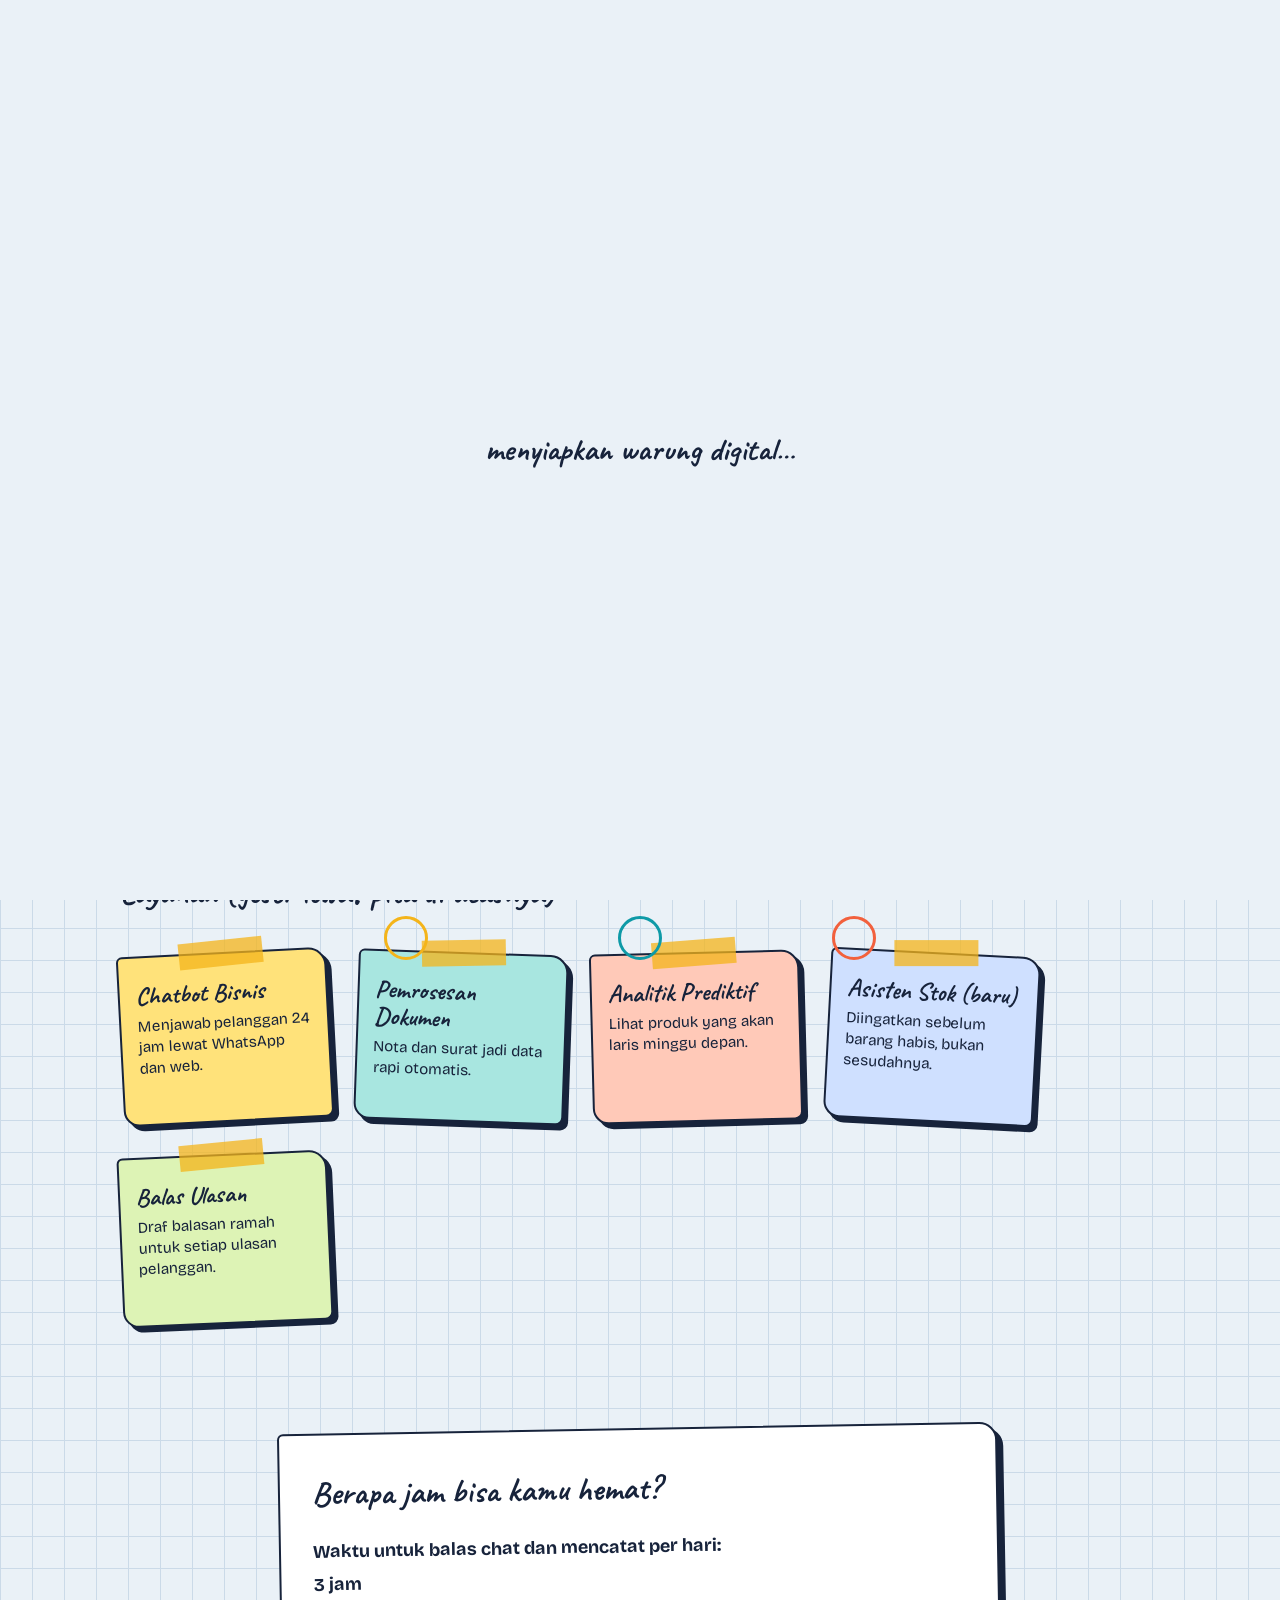
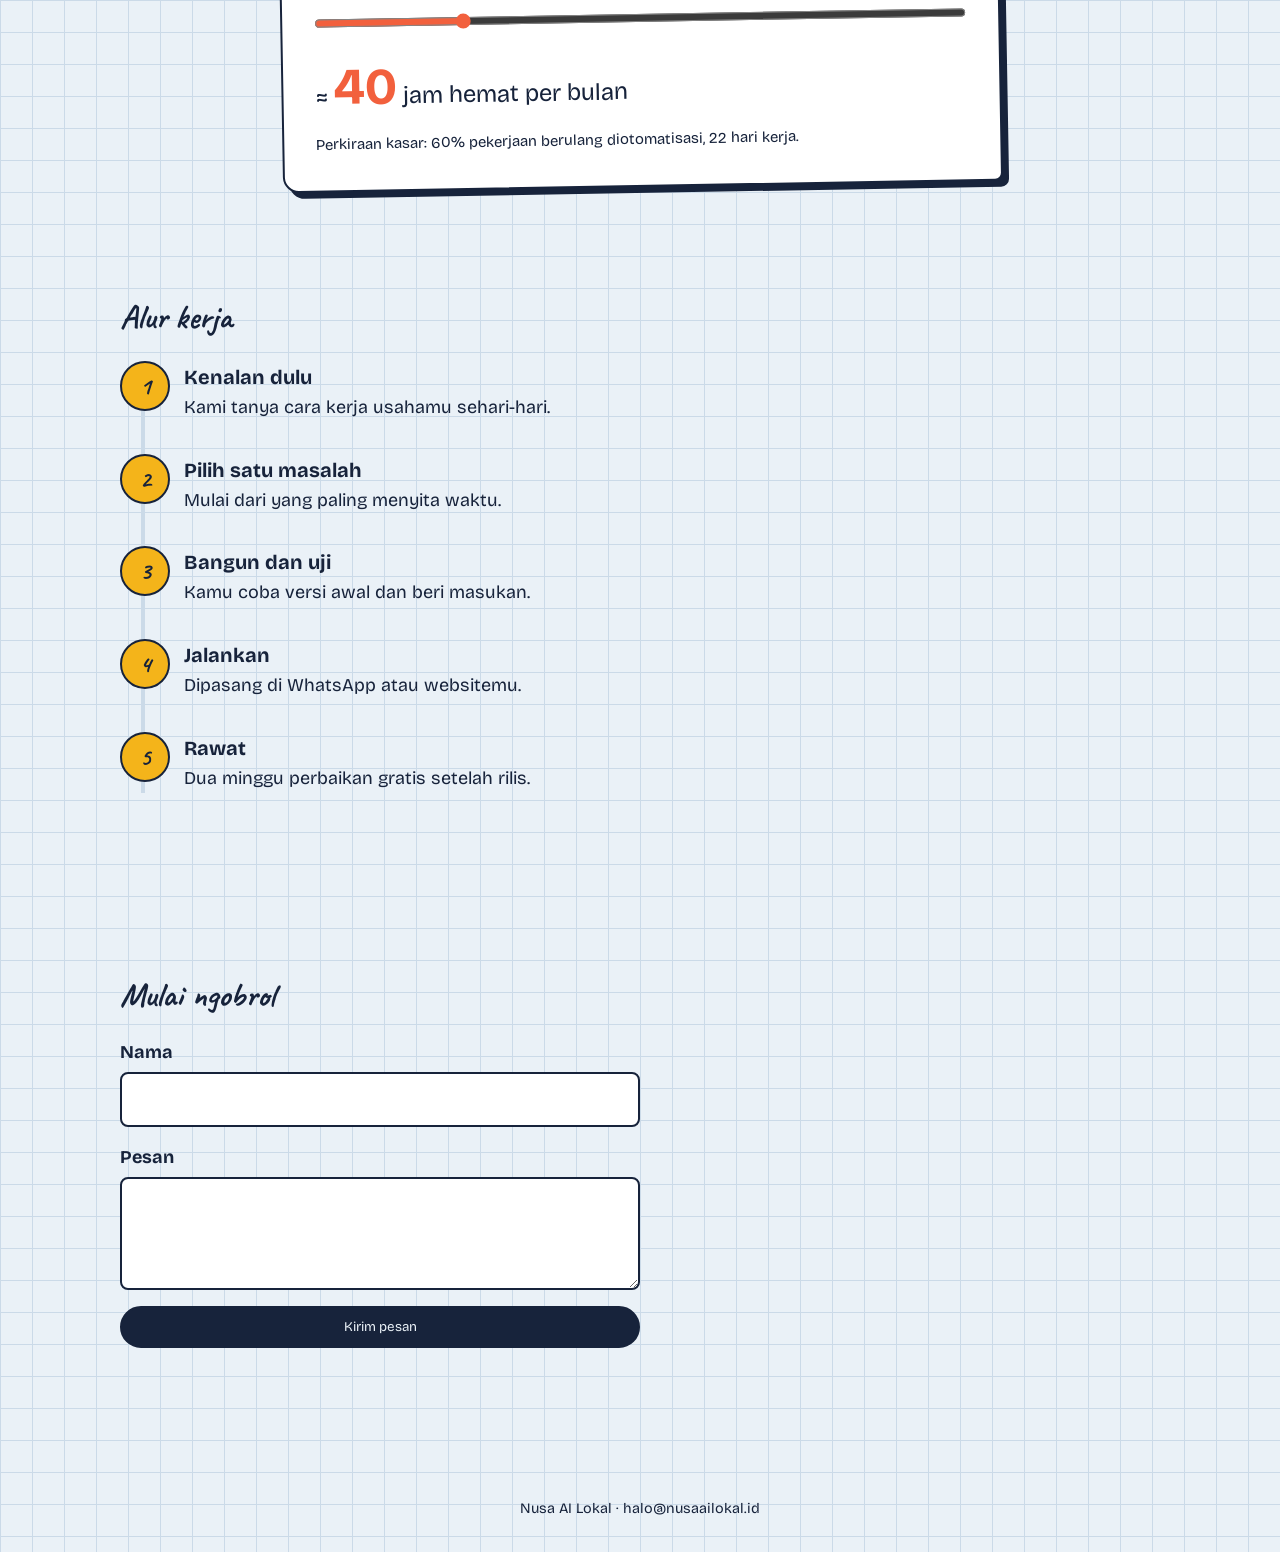
<file: docs/index.html>
<!doctype html>
<html lang="id">
<head>
  <meta charset="UTF-8">
  <meta name="viewport" content="width=device-width, initial-scale=1">
  <title>Nusa AI Lokal</title>
  <link rel="preconnect" href="https://fonts.googleapis.com">
  <link href="https://fonts.googleapis.com/css2?family=Bricolage+Grotesque:wght@400;700;800&family=Caveat:wght@600;700&display=swap" rel="stylesheet">
  <link rel="stylesheet" href="styles.css">
  <noscript><style>#loader{display:none}</style></noscript>
</head>
<body>
  <!-- loader gelembung -->
  <div id="loader"><span></span><span></span><span></span><p class="hand">menyiapkan warung digital…</p></div>

  <header class="bar">
    <a class="logo hand" href="index.html">Nusa AI Lokal</a>
    <nav><a href="#layanan">Layanan</a><a href="#kalkulator">Hemat waktu</a><a href="#alur">Alur kerja</a><a href="#kontak">Kontak</a></nav>
    <a class="btn" href="login.html">Masuk</a>
    <a class="btn ghost" href="rubik.html">🎮 Mainkan Rubik</a>
    <button id="theme" aria-label="Ganti tema terang atau gelap">◐</button>
  </header>

  <main>
    <!-- hero: sapaan + demo chatbot yang bisa dicoba -->
    <section class="hero">
      <div>
        <h1>AI untuk usaha kecil, sesederhana <span class="hand">buku catatan warung.</span></h1>
        <p>Balas pelanggan, rapikan nota, dan baca tren penjualan tanpa server rumit. Coba asisten di samping, lalu seret catatan layanan kami.</p>
        <p class="row"><a class="btn" href="#kalkulator">Hitung waktu yang hemat</a><a class="btn ghost" href="#kontak">Tanya kami</a></p>
      </div>
      <div class="chat"><i class="tape"></i>
        <h2 class="hand">Asisten Warung Bu Sri</h2>
        <div id="log" aria-live="polite"></div>
        <div id="chips"><button>Jam buka?</button><button>Bisa antar?</button><button>Ada promo?</button><button>Cara bayar?</button></div>
      </div>
    </section>

    <!-- layanan: catatan tempel yang bisa digeser -->
    <section id="layanan">
      <h2 class="hand">Layanan (geser lewat pita di atasnya)</h2>
      <div class="board">
        <article class="note" style="--r:-3deg;--c:#FFE27A"><i class="tape"></i><h3 class="hand">Chatbot Bisnis</h3><p>Menjawab pelanggan 24 jam lewat WhatsApp dan web.</p></article>
        <article class="note" style="--r:2deg;--c:#A8E6E0"><i class="tape"></i><h3 class="hand">Pemrosesan Dokumen</h3><p>Nota dan surat jadi data rapi otomatis.</p></article>
        <article class="note" style="--r:-1.5deg;--c:#FFC9B8"><i class="tape"></i><h3 class="hand">Analitik Prediktif</h3><p>Lihat produk yang akan laris minggu depan.</p></article>
        <article class="note" style="--r:3deg;--c:#CFE0FF"><i class="tape"></i><h3 class="hand">Asisten Stok (baru)</h3><p>Diingatkan sebelum barang habis, bukan sesudahnya.</p></article>
        <article class="note" style="--r:-2.5deg;--c:#DDF3B5"><i class="tape"></i><h3 class="hand">Balas Ulasan</h3><p>Draf balasan ramah untuk setiap ulasan pelanggan.</p></article>
      </div>
    </section>

    <!-- kalkulator hemat waktu -->
    <section id="kalkulator" class="calc">
      <h2 class="hand">Berapa jam bisa kamu hemat?</h2>
      <label for="range">Waktu untuk balas chat dan mencatat per hari: <b><output id="jam">3</output> jam</b></label>
      <input id="range" type="range" min="1" max="10" value="3">
      <p class="big">≈ <b id="hasil">0</b> jam hemat per bulan</p>
      <small>Perkiraan kasar: 60% pekerjaan berulang diotomatisasi, 22 hari kerja.</small>
    </section>

    <!-- alur kerja: urutan nyata, jadi memakai nomor -->
    <section id="alur">
      <h2 class="hand">Alur kerja</h2>
      <ol class="flow">
        <li><b>Kenalan dulu</b> Kami tanya cara kerja usahamu sehari-hari.</li>
        <li><b>Pilih satu masalah</b> Mulai dari yang paling menyita waktu.</li>
        <li><b>Bangun dan uji</b> Kamu coba versi awal dan beri masukan.</li>
        <li><b>Jalankan</b> Dipasang di WhatsApp atau websitemu.</li>
        <li><b>Rawat</b> Dua minggu perbaikan gratis setelah rilis.</li>
      </ol>
    </section>

    <!-- kontak (demo, belum terhubung ke server) -->
    <section id="kontak">
      <h2 class="hand">Mulai ngobrol</h2>
      <form id="form" novalidate>
        <label>Nama<input name="nama" autocomplete="name"></label>
        <label>Pesan<textarea name="pesan" rows="3"></textarea></label>
        <button class="btn">Kirim pesan</button>
        <p id="msg" role="status"></p>
      </form>
    </section>
  </main>

  <footer>Nusa AI Lokal · halo@nusaailokal.id</footer>
  <canvas id="fx" aria-hidden="true"></canvas>
  <script src="app.js"></script>
</body>
</html>
</file>
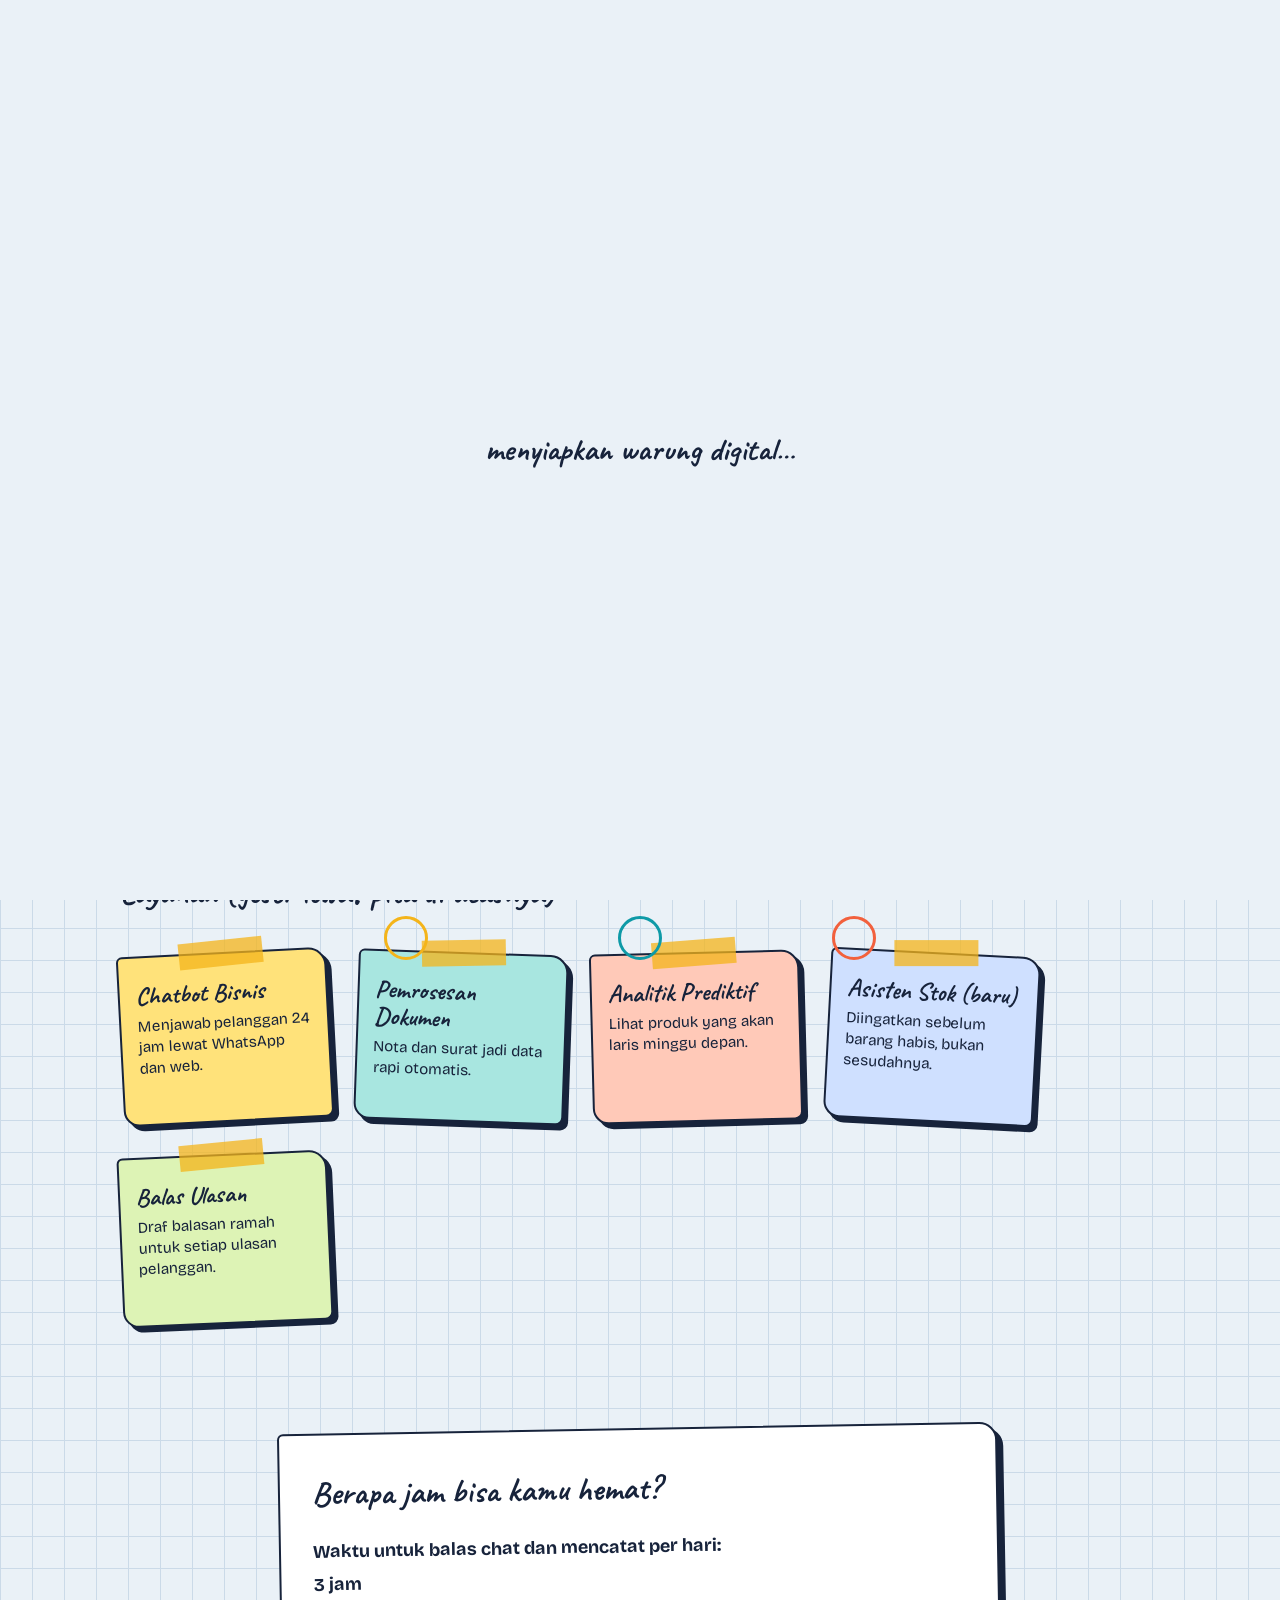
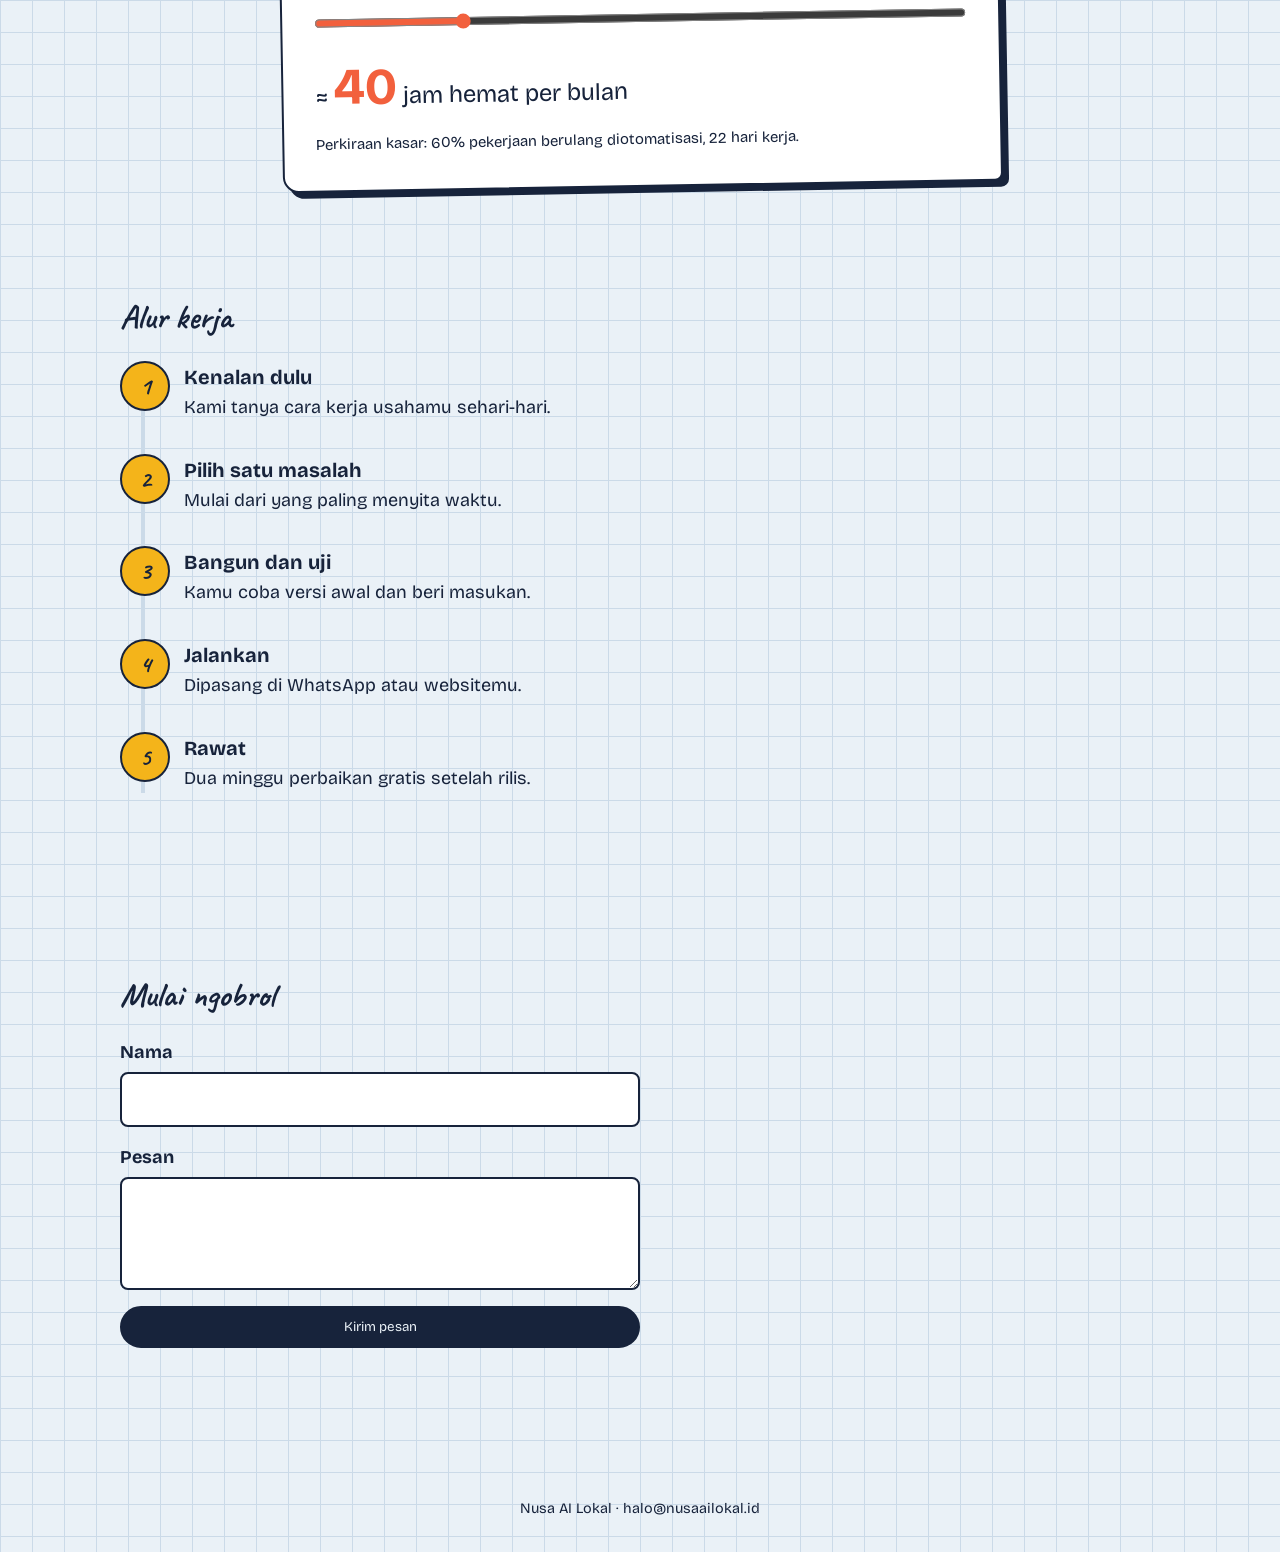
<file: site/index.html>
<!doctype html>
<html lang="id">
<head>
  <meta charset="UTF-8">
  <meta name="viewport" content="width=device-width, initial-scale=1">
  <title>Nusa AI Lokal</title>
  <link rel="preconnect" href="https://fonts.googleapis.com">
  <link href="https://fonts.googleapis.com/css2?family=Bricolage+Grotesque:wght@400;700;800&family=Caveat:wght@600;700&display=swap" rel="stylesheet">
  <link rel="stylesheet" href="styles.css">
  <noscript><style>#loader{display:none}</style></noscript>
</head>
<body>
  <!-- loader gelembung -->
  <div id="loader"><span></span><span></span><span></span><p class="hand">menyiapkan warung digital…</p></div>

  <header class="bar">
    <a class="logo hand" href="index.html">Nusa AI Lokal</a>
    <nav><a href="#layanan">Layanan</a><a href="#kalkulator">Hemat waktu</a><a href="#alur">Alur kerja</a><a href="#kontak">Kontak</a></nav>
    <a class="btn" href="login.html">Masuk</a>
    <button id="theme" aria-label="Ganti tema terang atau gelap">◐</button>
  </header>

  <main>
    <!-- hero: sapaan + demo chatbot yang bisa dicoba -->
    <section class="hero">
      <div>
        <h1>AI untuk usaha kecil, sesederhana <span class="hand">buku catatan warung.</span></h1>
        <p>Balas pelanggan, rapikan nota, dan baca tren penjualan tanpa server rumit. Coba asisten di samping, lalu seret catatan layanan kami.</p>
        <p class="row"><a class="btn" href="#kalkulator">Hitung waktu yang hemat</a><a class="btn ghost" href="#kontak">Tanya kami</a></p>
      </div>
      <div class="chat"><i class="tape"></i>
        <h2 class="hand">Asisten Warung Bu Sri</h2>
        <div id="log" aria-live="polite"></div>
        <div id="chips"><button>Jam buka?</button><button>Bisa antar?</button><button>Ada promo?</button><button>Cara bayar?</button></div>
      </div>
    </section>

    <!-- layanan: catatan tempel yang bisa digeser -->
    <section id="layanan">
      <h2 class="hand">Layanan (geser lewat pita di atasnya)</h2>
      <div class="board">
        <article class="note" style="--r:-3deg;--c:#FFE27A"><i class="tape"></i><h3 class="hand">Chatbot Bisnis</h3><p>Menjawab pelanggan 24 jam lewat WhatsApp dan web.</p></article>
        <article class="note" style="--r:2deg;--c:#A8E6E0"><i class="tape"></i><h3 class="hand">Pemrosesan Dokumen</h3><p>Nota dan surat jadi data rapi otomatis.</p></article>
        <article class="note" style="--r:-1.5deg;--c:#FFC9B8"><i class="tape"></i><h3 class="hand">Analitik Prediktif</h3><p>Lihat produk yang akan laris minggu depan.</p></article>
        <article class="note" style="--r:3deg;--c:#CFE0FF"><i class="tape"></i><h3 class="hand">Asisten Stok (baru)</h3><p>Diingatkan sebelum barang habis, bukan sesudahnya.</p></article>
        <article class="note" style="--r:-2.5deg;--c:#DDF3B5"><i class="tape"></i><h3 class="hand">Balas Ulasan</h3><p>Draf balasan ramah untuk setiap ulasan pelanggan.</p></article>
      </div>
    </section>

    <!-- kalkulator hemat waktu -->
    <section id="kalkulator" class="calc">
      <h2 class="hand">Berapa jam bisa kamu hemat?</h2>
      <label for="range">Waktu untuk balas chat dan mencatat per hari: <b><output id="jam">3</output> jam</b></label>
      <input id="range" type="range" min="1" max="10" value="3">
      <p class="big">≈ <b id="hasil">0</b> jam hemat per bulan</p>
      <small>Perkiraan kasar: 60% pekerjaan berulang diotomatisasi, 22 hari kerja.</small>
    </section>

    <!-- alur kerja: urutan nyata, jadi memakai nomor -->
    <section id="alur">
      <h2 class="hand">Alur kerja</h2>
      <ol class="flow">
        <li><b>Kenalan dulu</b> Kami tanya cara kerja usahamu sehari-hari.</li>
        <li><b>Pilih satu masalah</b> Mulai dari yang paling menyita waktu.</li>
        <li><b>Bangun dan uji</b> Kamu coba versi awal dan beri masukan.</li>
        <li><b>Jalankan</b> Dipasang di WhatsApp atau websitemu.</li>
        <li><b>Rawat</b> Dua minggu perbaikan gratis setelah rilis.</li>
      </ol>
    </section>

    <!-- kontak (demo, belum terhubung ke server) -->
    <section id="kontak">
      <h2 class="hand">Mulai ngobrol</h2>
      <form id="form" novalidate>
        <label>Nama<input name="nama" autocomplete="name"></label>
        <label>Pesan<textarea name="pesan" rows="3"></textarea></label>
        <button class="btn">Kirim pesan</button>
        <p id="msg" role="status"></p>
      </form>
    </section>
  </main>

  <footer>Nusa AI Lokal · halo@nusaailokal.id</footer>
  <canvas id="fx" aria-hidden="true"></canvas>
  <script src="app.js"></script>
</body>
</html>
</file>
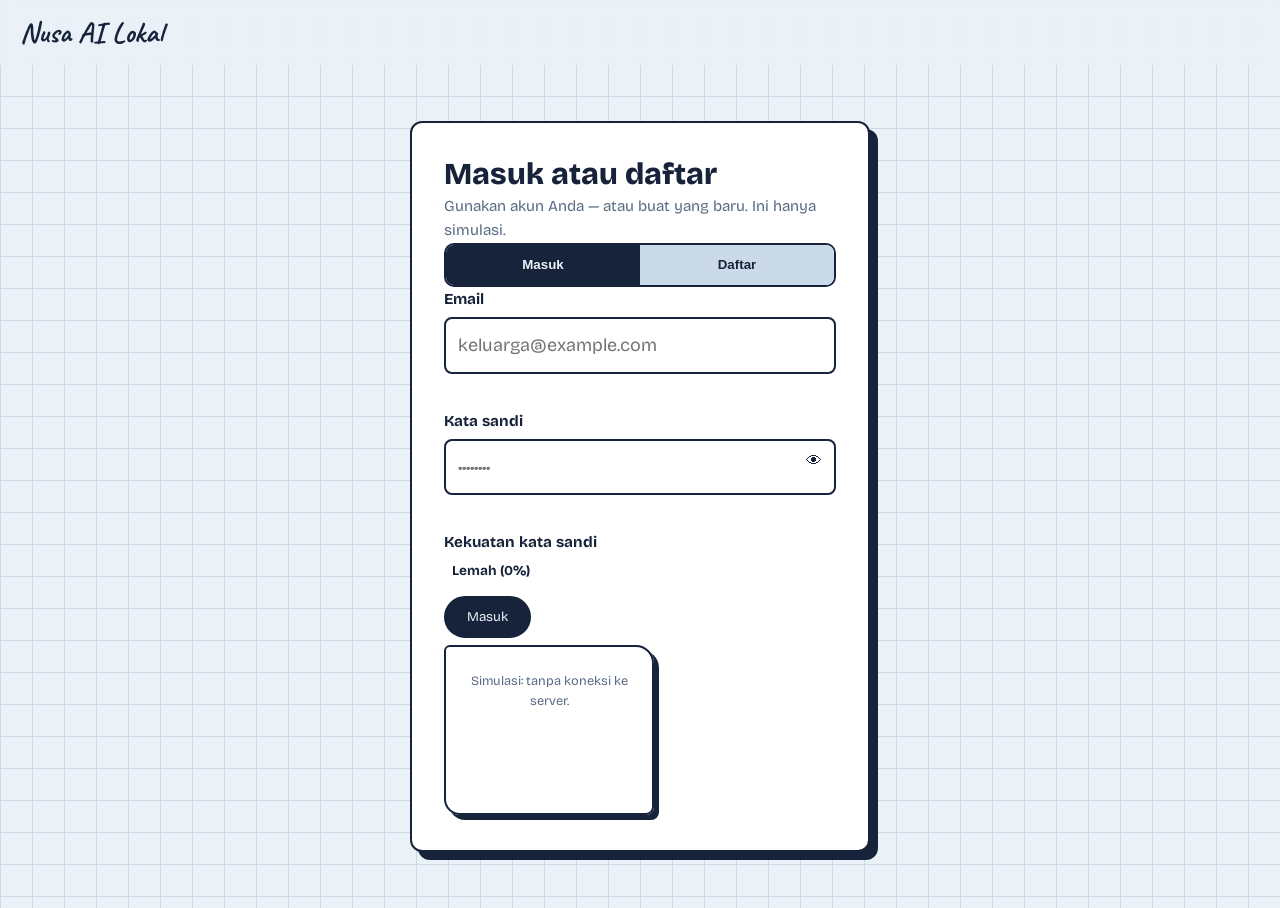
<file: docs/login.html>
<!doctype html>
<html lang="id">
<head>
  <meta charset="UTF-8">
  <meta name="viewport" content="width=device-width, initial-scale=1">
  <title>Masuk · Nusa AI Lokal</title>
  <link rel="preconnect" href="https://fonts.googleapis.com">
  <link href="https://fonts.googleapis.com/css2?family=Bricolage+Grotesque:wght@400;700;800&family=Caveat:wght@600;700&display=swap" rel="stylesheet">
  <link rel="stylesheet" href="styles.css">
  <link rel="stylesheet" href="login.css">
  <noscript><style>#loader{display:none}</style></noscript>
</head>
<body>
  <header class="bar">
    <a class="logo hand" href="index.html">Nusa AI Lokal</a>
  </header>

  <main class="login-wrap">
    <section class="card">
      <h1>Masuk atau daftar</h1>
      <p class="sub">Gunakan akun Anda — atau buat yang baru. Ini hanya simulasi.</p>

      <div class="tabs" role="tablist">
        <button class="tab active" id="tab-login" data-tab="login" role="tab" aria-selected="true">Masuk</button>
        <button class="tab" id="tab-register" data-tab="register" role="tab" aria-selected="false">Daftar</button>
      </div>

      <form id="login-form" class="form active" novalidate>
        <div class="field">
          <label for="email">Email</label>
          <input id="email" name="email" type="email" autocomplete="email" placeholder="keluarga@example.com">
          <p class="error" id="email-error"></p>
        </div>

        <div class="field">
          <label for="password">Kata sandi</label>
          <div class="pass-wrap">
            <input id="password" name="password" type="password" autocomplete="current-password" placeholder="••••••••">
            <button type="button" id="toggle-pass" class="eye" aria-label="Lihat kata sandi">👁</button>
          </div>
          <p class="error" id="password-error"></p>
        </div>

        <div class="field">
          <label>Kekuatan kata sandi</label>
          <div class="meter">
            <div class="meter-bar" id="strength-bar"></div>
            <span class="strength-text" id="strength-text"></span>
          </div>
        </div>

        <button type="submit" class="btn" id="submit-btn">Masuk</button>
        <p class="note">Simulasi: tanpa koneksi ke server.</p>

        <p class="msg" id="form-msg" role="status"></p>
      </form>

      <form id="register-form" class="form" novalidate>
        <div class="field">
          <label for="name">Nama</label>
          <input id="name" name="name" type="text" autocomplete="name" placeholder="Budi Santoso">
          <p class="error" id="name-error"></p>
        </div>

        <div class="field">
          <label for="email-reg">Email</label>
          <input id="email-reg" name="email" type="email" autocomplete="email" placeholder="keluarga@example.com">
          <p class="error" id="email-reg-error"></p>
        </div>

        <div class="field">
          <label for="password-reg">Kata sandi</label>
          <div class="pass-wrap">
            <input id="password-reg" name="password" type="password" autocomplete="new-password" placeholder="••••••••">
            <button type="button" id="toggle-pass-reg" class="eye" aria-label="Lihat kata sandi">👁</button>
          </div>
          <p class="error" id="password-reg-error"></p>
        </div>

        <div class="field">
          <label>Kekuatan kata sandi</label>
          <div class="meter">
            <div class="meter-bar" id="strength-bar-reg"></div>
            <span class="strength-text" id="strength-text-reg"></span>
          </div>
        </div>

        <button type="submit" class="btn" id="register-btn">Daftar</button>
        <p class="note">Simulasi: tanpa koneksi ke server.</p>

        <p class="msg" id="register-msg" role="status"></p>
      </form>
    </section>
  </main>

  <canvas id="fx" aria-hidden="true"></canvas>
  <script src="login.js"></script>
</body>
</html>
</file>
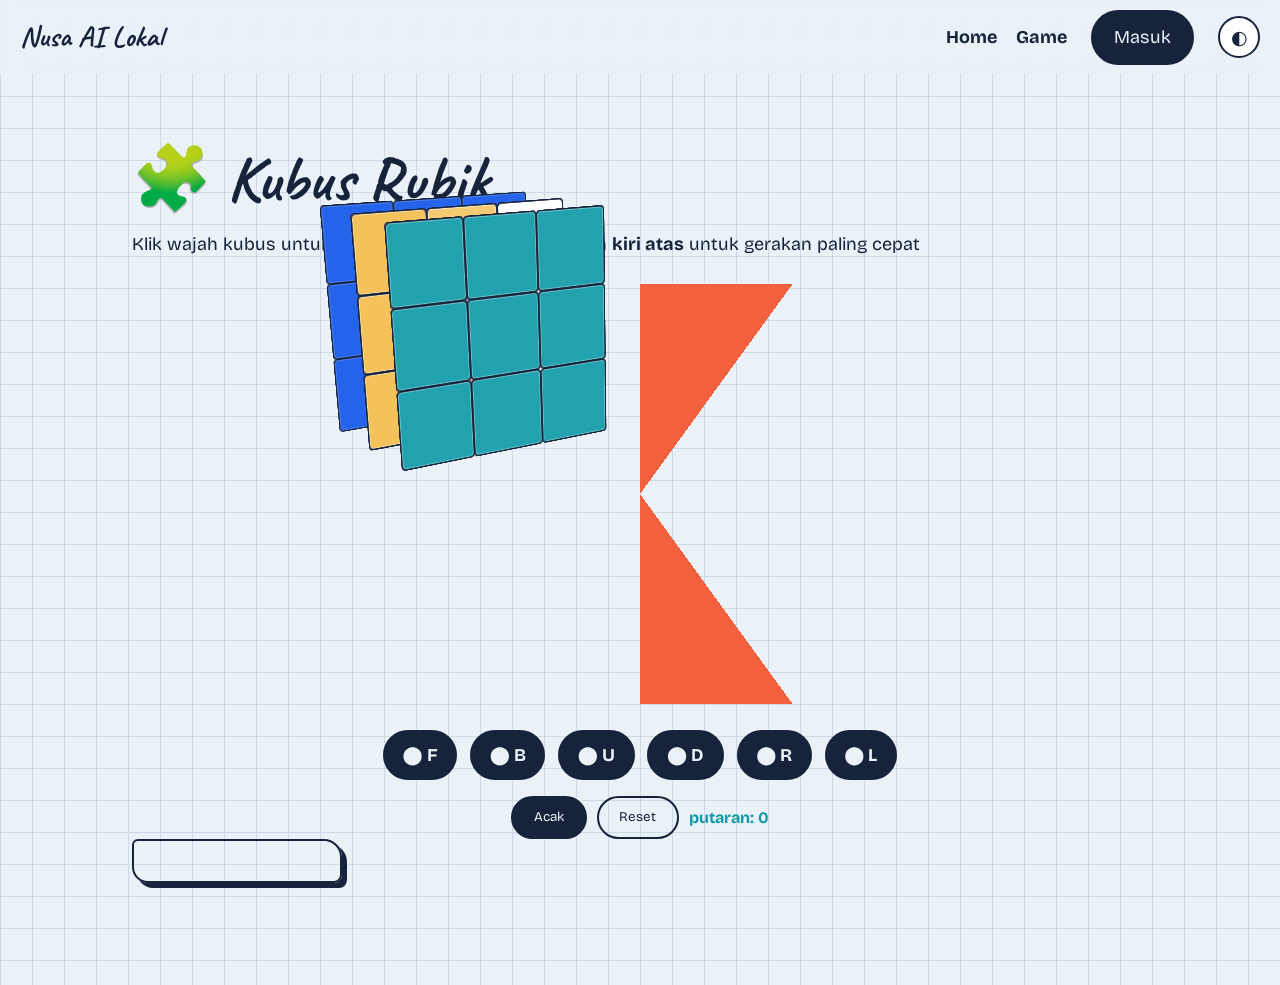
<file: docs/rubik.html>
<!doctype html>
<html lang="id">
<head>
  <meta charset="UTF-8">
  <meta name="viewport" content="width=device-width, initial-scale=1">
  <title>Rubik's Cube · Nusa AI Lokal</title>
  <link rel="preconnect" href="https://fonts.googleapis.com">
  <link href="https://fonts.googleapis.com/css2?family=Bricolage+Grotesque:wght@400;700;800&family=Caveat:wght@600;700&display=swap" rel="stylesheet">
  <link rel="stylesheet" href="styles.css">
  <link rel="stylesheet" href="rubik.css">
  <noscript><style>#loader{display:none}</style></noscript>
</head>
<body>
  <header class="bar">
    <a class="logo hand" href="index.html">Nusa AI Lokal</a>
    <nav><a href="index.html">Home</a><a href="#game">Game</a></nav>
    <a class="btn" href="login.html">Masuk</a>
    <button id="theme" aria-label="Ganti tema">◐</button>
  </header>

  <main class="game-wrap">
    <section class="card">
      <h1 class="hand">🧩 Kubus Rubik</h1>
      <p class="sub">Klik wajah kubus untuk memutar lapisan &nbsp;ㆍ&nbsp; Klik bagian <strong>kiri atas</strong> untuk gerakan paling cepat</p>

      <div class="cube-wrap" id="scene">
        <div class="cube" id="cube"></div>
        <div class="highlight" id="fx" aria-hidden="true"></div>
      </div>

      <div class="controls">
        <div class="face-row">
          <button class="face-btn" data-face="F">⬤ F</button>
          <button class="face-btn" data-face="B">⬤ B</button>
          <button class="face-btn" data-face="U">⬤ U</button>
          <button class="face-btn" data-face="D">⬤ D</button>
          <button class="face-btn" data-face="R">⬤ R</button>
          <button class="face-btn" data-face="L">⬤ L</button>
        </div>
        <div class="controls-row">
          <button class="btn" id="btn-scramble">Acak</button>
          <button class="btn ghost" id="btn-reset">Reset</button>
          <span class="counter">putaran: <b id="count">0</b></span>
        </div>
        <p class="note" id="msg"></p>
      </div>
    </section>
  </main>

  <canvas id="fx" aria-hidden="true"></canvas>
  <script src="rubik.js"></script>
</body>
</html>
</file>
<file: docs/styles.css>
:root{--paper:#EAF1F7;--line:#CBDAE8;--ink:#17233B;--card:#fff;--teal:#0E9AA7;--sun:#F4B41A;--coral:#F2603D} /* palet terang */
[data-theme=gelap]{--paper:#0F1828;--line:#1A2A42;--ink:#E8EEF7;--card:#18243A} /* palet gelap */
*{box-sizing:border-box;margin:0} /* reset dasar */
html{scroll-behavior:smooth} /* scroll halus ke bagian */
body{font:400 18px/1.6 'Bricolage Grotesque',system-ui,sans-serif;color:var(--ink);background:var(--paper);background-image:linear-gradient(var(--line) 1px,transparent 1px),linear-gradient(90deg,var(--line) 1px,transparent 1px);background-size:32px 32px;overflow-x:hidden;transition:background-color .4s} /* kertas kotak-kotak */
.hand{font-family:Caveat,cursive;font-weight:700} /* font tulisan tangan */
h1{font-size:clamp(2.2rem,5.5vw,4rem);line-height:1.08;font-weight:800;margin-bottom:1rem} /* judul besar */
h1 .hand{color:var(--teal);font-size:1.15em} /* frasa tulisan tangan di judul */
h2{font-size:2.1rem;margin-bottom:1rem} /* judul bagian */
section{max-width:1080px;margin:0 auto;padding:4.5rem 1.25rem} /* jarak antarbagian */
a{color:inherit} /* tautan ikut warna teks */
:focus-visible{outline:3px solid var(--coral);outline-offset:3px} /* fokus keyboard terlihat */
.bar{position:sticky;top:0;z-index:5;display:flex;align-items:center;gap:1.5rem;padding:.6rem 1.25rem;background:color-mix(in srgb,var(--paper) 88%,transparent);backdrop-filter:blur(8px)} /* navbar menempel */
.logo{font-size:1.8rem;text-decoration:none;margin-right:auto} /* nama bisnis */
nav{display:flex;gap:1.2rem} nav a{text-decoration:none;font-weight:700} /* menu */
#theme{width:42px;height:42px;border-radius:50%;border:2px solid var(--ink);background:var(--card);color:var(--ink);font-size:1.2rem;cursor:pointer;transition:rotate .4s} /* tombol tema */
#theme:hover{rotate:180deg} /* putar saat disorot */
.btn{display:inline-block;padding:.7rem 1.3rem;border:2px solid var(--ink);border-radius:999px;background:var(--ink);color:var(--paper);font:700 1rem inherit;font-family:inherit;text-decoration:none;cursor:pointer;transition:transform .15s,box-shadow .15s} /* tombol utama */
.btn:hover{transform:translate(-2px,-2px);box-shadow:4px 4px 0 var(--coral)} /* bayangan menyala saat disorot */
.btn:active{transform:translate(1px,1px);box-shadow:none} /* efek tertekan */
.ghost{background:transparent;color:var(--ink)} /* tombol sekunder */
.row{display:flex;gap:.8rem;flex-wrap:wrap;margin-top:1.4rem} /* baris tombol */
.hero{display:grid;grid-template-columns:1.1fr .9fr;gap:3rem;align-items:center;min-height:80vh} /* hero dua kolom */
.chat,.note,.calc{position:relative;background:var(--card);border:2px solid var(--ink);border-radius:6px 18px 8px 16px;box-shadow:6px 6px 0 var(--ink)} /* gaya kertas tebal */
.chat{padding:1.6rem 1.2rem 1.2rem;rotate:1.5deg} /* kartu chat miring */
.tape{position:absolute;top:-14px;left:50%;width:84px;height:26px;translate:-50% 0;background:color-mix(in srgb,var(--sun) 75%,transparent);cursor:grab;touch-action:none;rotate:-3deg} /* pita perekat (juga pegangan geser) */
#log{height:210px;overflow:auto;display:flex;flex-direction:column;gap:.5rem;padding:.4rem 0} /* area percakapan */
#log p{max-width:85%;padding:.45rem .8rem;border-radius:14px;font-size:.95rem;line-height:1.4;animation:pop .25s} /* gelembung pesan */
#log .bot{background:color-mix(in srgb,var(--teal) 18%,var(--card));border-bottom-left-radius:3px} /* pesan bot */
#log .me{align-self:flex-end;background:var(--sun);color:#17233B;border-bottom-right-radius:3px} /* pesan pengguna */
#log .dots{letter-spacing:.3em;animation:blink 1s infinite} /* titik mengetik */
#chips{display:flex;flex-wrap:wrap;gap:.4rem;margin-top:.6rem} /* deretan pertanyaan cepat */
#chips button{padding:.3rem .8rem;border:1.5px dashed var(--ink);border-radius:999px;background:none;color:var(--ink);font:inherit;font-size:.9rem;cursor:pointer} /* tombol pertanyaan */
#chips button:hover{background:var(--sun);color:#17233B} /* sorotan pertanyaan */
.board{display:flex;flex-wrap:wrap;gap:2rem 1.6rem;padding-top:1rem} /* papan catatan */
.note{width:210px;min-height:170px;padding:1.5rem 1rem 1rem;background:var(--c);color:#17233B;border-color:#17233B;box-shadow:5px 5px 0 #17233B;rotate:var(--r);transition:box-shadow .2s} /* catatan tempel */
.note h3{font-size:1.55rem;line-height:1.1;margin-bottom:.4rem} /* judul catatan */
.note p{font-size:.95rem;line-height:1.4} /* isi catatan */
.note.drag{box-shadow:12px 14px 0 #17233B;rotate:0deg} /* terangkat saat digeser */
.calc{max-width:720px;padding:2rem;margin:2rem auto;rotate:-1deg} /* kartu kalkulator */
.calc section{padding:0} /* cegah padding ganda */
input[type=range]{width:100%;margin:1rem 0;accent-color:var(--coral)} /* slider */
.big{font-size:1.5rem} .big b{font-size:3.2rem;color:var(--coral)} /* angka hasil besar */
.flow{list-style:none;position:relative;padding-left:64px;counter-reset:n;--p:0} /* daftar alur */
.flow::before,.flow::after{content:"";position:absolute;left:21px;top:0;width:4px;height:100%;background:var(--line)} /* jalur abu */
.flow::after{background:var(--coral);transform-origin:top;transform:scaleY(var(--p))} /* jalur terisi saat scroll */
.flow li{position:relative;margin-bottom:2rem;opacity:.3;transform:translateX(-12px);transition:.5s} /* langkah redup dulu */
.flow li.in{opacity:1;transform:none} /* langkah muncul */
.flow li::before{counter-increment:n;content:counter(n);position:absolute;left:-64px;top:0;width:46px;height:46px;display:grid;place-items:center;border:2px solid var(--ink);border-radius:50%;background:var(--sun);color:#17233B;font:700 1.5rem Caveat,cursive} /* nomor langkah */
.flow b{display:block;font-size:1.25rem} /* judul langkah */
form{display:grid;gap:1rem;max-width:520px} /* form kontak */
label{display:grid;gap:.3rem;font-weight:700} /* label field */
input:not([type=range]),textarea{padding:.7rem;border:2px solid var(--ink);border-radius:8px;background:var(--card);color:var(--ink);font:inherit} /* kolom isian */
#msg{min-height:1.6em;font-weight:700;color:var(--teal)} /* pesan hasil */
footer{padding:2rem;text-align:center;font-size:.9rem} /* kaki halaman */
#fx{position:fixed;inset:0;pointer-events:none;z-index:50} /* kanvas konfeti */
#loader{position:fixed;inset:0;z-index:99;display:grid;place-content:center;justify-items:center;gap:1rem;background:var(--paper);transition:opacity .5s .2s,visibility .5s .2s} /* layar loading */
#loader span{position:absolute;bottom:-60px;width:44px;height:44px;border-radius:50%;border:3px solid var(--teal);animation:rise 1.4s ease-in infinite} /* gelembung naik */
#loader span:nth-child(2){left:30%;animation-delay:.3s;border-color:var(--sun)} /* gelembung kedua */
#loader span:nth-child(3){left:65%;animation-delay:.6s;border-color:var(--coral)} /* gelembung ketiga */
#loader p{font-size:2rem} /* teks loading */
#loader.done{opacity:0;visibility:hidden} /* loader menghilang */
@keyframes rise{to{translate:0 -110vh;scale:1.6}} /* gelembung naik dan membesar */
@keyframes pop{from{scale:.8;opacity:0}} /* pesan muncul */
@keyframes blink{50%{opacity:.3}} /* titik berkedip */
@media(max-width:760px){.hero{grid-template-columns:1fr;min-height:0}nav{display:none}.chat{rotate:0deg}} /* tampilan ponsel */
@media(prefers-reduced-motion:reduce){*{animation:none!important;transition:none!important;scroll-behavior:auto!important}} /* hormati pengurangan gerak */
.flow li{z-index:1}
.flow{isolation:isolate}.flow::before,.flow::after{z-index:-1}
</file>
<file: site/styles.css>
:root{--paper:#EAF1F7;--line:#CBDAE8;--ink:#17233B;--card:#fff;--teal:#0E9AA7;--sun:#F4B41A;--coral:#F2603D} /* palet terang */
[data-theme=gelap]{--paper:#0F1828;--line:#1A2A42;--ink:#E8EEF7;--card:#18243A} /* palet gelap */
*{box-sizing:border-box;margin:0} /* reset dasar */
html{scroll-behavior:smooth} /* scroll halus ke bagian */
body{font:400 18px/1.6 'Bricolage Grotesque',system-ui,sans-serif;color:var(--ink);background:var(--paper);background-image:linear-gradient(var(--line) 1px,transparent 1px),linear-gradient(90deg,var(--line) 1px,transparent 1px);background-size:32px 32px;overflow-x:hidden;transition:background-color .4s} /* kertas kotak-kotak */
.hand{font-family:Caveat,cursive;font-weight:700} /* font tulisan tangan */
h1{font-size:clamp(2.2rem,5.5vw,4rem);line-height:1.08;font-weight:800;margin-bottom:1rem} /* judul besar */
h1 .hand{color:var(--teal);font-size:1.15em} /* frasa tulisan tangan di judul */
h2{font-size:2.1rem;margin-bottom:1rem} /* judul bagian */
section{max-width:1080px;margin:0 auto;padding:4.5rem 1.25rem} /* jarak antarbagian */
a{color:inherit} /* tautan ikut warna teks */
:focus-visible{outline:3px solid var(--coral);outline-offset:3px} /* fokus keyboard terlihat */
.bar{position:sticky;top:0;z-index:5;display:flex;align-items:center;gap:1.5rem;padding:.6rem 1.25rem;background:color-mix(in srgb,var(--paper) 88%,transparent);backdrop-filter:blur(8px)} /* navbar menempel */
.logo{font-size:1.8rem;text-decoration:none;margin-right:auto} /* nama bisnis */
nav{display:flex;gap:1.2rem} nav a{text-decoration:none;font-weight:700} /* menu */
#theme{width:42px;height:42px;border-radius:50%;border:2px solid var(--ink);background:var(--card);color:var(--ink);font-size:1.2rem;cursor:pointer;transition:rotate .4s} /* tombol tema */
#theme:hover{rotate:180deg} /* putar saat disorot */
.btn{display:inline-block;padding:.7rem 1.3rem;border:2px solid var(--ink);border-radius:999px;background:var(--ink);color:var(--paper);font:700 1rem inherit;font-family:inherit;text-decoration:none;cursor:pointer;transition:transform .15s,box-shadow .15s} /* tombol utama */
.btn:hover{transform:translate(-2px,-2px);box-shadow:4px 4px 0 var(--coral)} /* bayangan menyala saat disorot */
.btn:active{transform:translate(1px,1px);box-shadow:none} /* efek tertekan */
.ghost{background:transparent;color:var(--ink)} /* tombol sekunder */
.row{display:flex;gap:.8rem;flex-wrap:wrap;margin-top:1.4rem} /* baris tombol */
.hero{display:grid;grid-template-columns:1.1fr .9fr;gap:3rem;align-items:center;min-height:80vh} /* hero dua kolom */
.chat,.note,.calc{position:relative;background:var(--card);border:2px solid var(--ink);border-radius:6px 18px 8px 16px;box-shadow:6px 6px 0 var(--ink)} /* gaya kertas tebal */
.chat{padding:1.6rem 1.2rem 1.2rem;rotate:1.5deg} /* kartu chat miring */
.tape{position:absolute;top:-14px;left:50%;width:84px;height:26px;translate:-50% 0;background:color-mix(in srgb,var(--sun) 75%,transparent);cursor:grab;touch-action:none;rotate:-3deg} /* pita perekat (juga pegangan geser) */
#log{height:210px;overflow:auto;display:flex;flex-direction:column;gap:.5rem;padding:.4rem 0} /* area percakapan */
#log p{max-width:85%;padding:.45rem .8rem;border-radius:14px;font-size:.95rem;line-height:1.4;animation:pop .25s} /* gelembung pesan */
#log .bot{background:color-mix(in srgb,var(--teal) 18%,var(--card));border-bottom-left-radius:3px} /* pesan bot */
#log .me{align-self:flex-end;background:var(--sun);color:#17233B;border-bottom-right-radius:3px} /* pesan pengguna */
#log .dots{letter-spacing:.3em;animation:blink 1s infinite} /* titik mengetik */
#chips{display:flex;flex-wrap:wrap;gap:.4rem;margin-top:.6rem} /* deretan pertanyaan cepat */
#chips button{padding:.3rem .8rem;border:1.5px dashed var(--ink);border-radius:999px;background:none;color:var(--ink);font:inherit;font-size:.9rem;cursor:pointer} /* tombol pertanyaan */
#chips button:hover{background:var(--sun);color:#17233B} /* sorotan pertanyaan */
.board{display:flex;flex-wrap:wrap;gap:2rem 1.6rem;padding-top:1rem} /* papan catatan */
.note{width:210px;min-height:170px;padding:1.5rem 1rem 1rem;background:var(--c);color:#17233B;border-color:#17233B;box-shadow:5px 5px 0 #17233B;rotate:var(--r);transition:box-shadow .2s} /* catatan tempel */
.note h3{font-size:1.55rem;line-height:1.1;margin-bottom:.4rem} /* judul catatan */
.note p{font-size:.95rem;line-height:1.4} /* isi catatan */
.note.drag{box-shadow:12px 14px 0 #17233B;rotate:0deg} /* terangkat saat digeser */
.calc{max-width:720px;padding:2rem;margin:2rem auto;rotate:-1deg} /* kartu kalkulator */
.calc section{padding:0} /* cegah padding ganda */
input[type=range]{width:100%;margin:1rem 0;accent-color:var(--coral)} /* slider */
.big{font-size:1.5rem} .big b{font-size:3.2rem;color:var(--coral)} /* angka hasil besar */
.flow{list-style:none;position:relative;padding-left:64px;counter-reset:n;--p:0} /* daftar alur */
.flow::before,.flow::after{content:"";position:absolute;left:21px;top:0;width:4px;height:100%;background:var(--line)} /* jalur abu */
.flow::after{background:var(--coral);transform-origin:top;transform:scaleY(var(--p))} /* jalur terisi saat scroll */
.flow li{position:relative;margin-bottom:2rem;opacity:.3;transform:translateX(-12px);transition:.5s} /* langkah redup dulu */
.flow li.in{opacity:1;transform:none} /* langkah muncul */
.flow li::before{counter-increment:n;content:counter(n);position:absolute;left:-64px;top:0;width:46px;height:46px;display:grid;place-items:center;border:2px solid var(--ink);border-radius:50%;background:var(--sun);color:#17233B;font:700 1.5rem Caveat,cursive} /* nomor langkah */
.flow b{display:block;font-size:1.25rem} /* judul langkah */
form{display:grid;gap:1rem;max-width:520px} /* form kontak */
label{display:grid;gap:.3rem;font-weight:700} /* label field */
input:not([type=range]),textarea{padding:.7rem;border:2px solid var(--ink);border-radius:8px;background:var(--card);color:var(--ink);font:inherit} /* kolom isian */
#msg{min-height:1.6em;font-weight:700;color:var(--teal)} /* pesan hasil */
footer{padding:2rem;text-align:center;font-size:.9rem} /* kaki halaman */
#fx{position:fixed;inset:0;pointer-events:none;z-index:50} /* kanvas konfeti */
#loader{position:fixed;inset:0;z-index:99;display:grid;place-content:center;justify-items:center;gap:1rem;background:var(--paper);transition:opacity .5s .2s,visibility .5s .2s} /* layar loading */
#loader span{position:absolute;bottom:-60px;width:44px;height:44px;border-radius:50%;border:3px solid var(--teal);animation:rise 1.4s ease-in infinite} /* gelembung naik */
#loader span:nth-child(2){left:30%;animation-delay:.3s;border-color:var(--sun)} /* gelembung kedua */
#loader span:nth-child(3){left:65%;animation-delay:.6s;border-color:var(--coral)} /* gelembung ketiga */
#loader p{font-size:2rem} /* teks loading */
#loader.done{opacity:0;visibility:hidden} /* loader menghilang */
@keyframes rise{to{translate:0 -110vh;scale:1.6}} /* gelembung naik dan membesar */
@keyframes pop{from{scale:.8;opacity:0}} /* pesan muncul */
@keyframes blink{50%{opacity:.3}} /* titik berkedip */
@media(max-width:760px){.hero{grid-template-columns:1fr;min-height:0}nav{display:none}.chat{rotate:0deg}} /* tampilan ponsel */
@media(prefers-reduced-motion:reduce){*{animation:none!important;transition:none!important;scroll-behavior:auto!important}} /* hormati pengurangan gerak */
.flow li{z-index:1}
.flow{isolation:isolate}.flow::before,.flow::after{z-index:-1}
</file>
<file: docs/login.css>
/* ---------- halaman login ---------- */
.login-wrap{
  display:flex;
  justify-content:center;
  align-items:center;
  min-height:calc(100vh - 3.6rem);
  padding:.6rem 0;
}
.card{
  width:100%;
  max-width:460px;
  background:var(--card);
  border:2px solid var(--ink);
  border-radius:12px;
  box-shadow:8px 8px 0 var(--ink);
  padding:2.2rem 2rem;
}
.card h1{font-size:1.9rem;margin-bottom:.2rem}
.sub{font-size:.95rem;color:#5a6b85}
.tabs{display:flex;border:2px solid var(--ink);border-radius:10px;overflow:hidden}
.tab{flex:1;padding:.8rem .5rem;text-align:center;font-weight:700;border:none;background:var(--line);cursor:pointer;color:var(--ink);transition:background .2s}
.tab.active{background:var(--ink);color:var(--paper)}
.tab:hover:not(.active){background:#d8dee8}
.form{display:none}
.form.active{display:block;animation:fadeIn .25s}
.field{margin-bottom:.9rem}
.field label{display:block;font-weight:700;margin-bottom:.35rem;font-size:.95rem}
.field input{
  width:100%;
  padding:.75rem;
  border:2px solid var(--ink);
  border-radius:8px;
  background:var(--card);
  color:var(--ink);
  font:inherit;
  box-sizing:border-box;
}
.field input:focus{outline:none;border-color:var(--teal);box-shadow:0 0 0 3px color-mix(in srgb,var(--teal) 30%,transparent)}
.error{color:var(--coral);font-size:.85rem;font-weight:700;min-height:1.2em;margin-top:.25rem}
.pass-wrap{position:relative}
.pass-wrap input{width:100%}
.eye{position:absolute;top:.6rem;right:.5rem;border:none;background:none;cursor:pointer;font-size:1rem;color:var(--ink);padding:.25rem .4rem}
.meter{display:flex;align-items:center;gap:.5rem;font-size:.85rem;font-weight:700;margin-top:.3rem}
.meter-bar{height:8px;border-radius:999px;background:#e2e8f0;width:0%;transition:width .25s}
.meter-weak{color:var(--coral)}.meter-weak .meter-bar{background:var(--coral)}
.meter-pass{color:#1FA86E}.meter-pass .meter-bar{background:#1FA86E}
.meter-mid{color:#B07B1E}.meter-mid .meter-bar{background:#E8A33D}
.hidden{display:none!important}
.msg{animation:pop .3s;transition:transform .2s}
.msg.show{animation:pop .3s}
.note{font-size:.8rem;color:#5a6b85;text-align:center;margin-top:.4rem}
@keyframes fadeIn{from{opacity:0;transform:translateY(6px)}}
@keyframes pop{from{scale:.85;opacity:0}}
@media(max-width:760px){.card{padding:1.5rem}}
</file>
<file: docs/rubik.css>
/* ======================== kubus 3D ======================== */
:root{
  --size: 76px;
  --face: calc(var(--size) / 2);
  --paper:#EAF1F7;
  --ink:#17233B;
  --line:#CBDAE8;
  --teal:#0E9AA7;
  --sun:#F4B41A;
  --coral:#F2603D;
}

.game-wrap{padding:2rem 1rem 4rem}
.game-wrap .card{padding:2.4rem 2rem}
.cube-wrap{
  position:relative;
  width:min(92vw, 420px);
  height:min(92vw, 420px);
  margin:1.6rem auto;
  perspective:1200px;
  transform-style: preserve-3d;
}
.cube{position:relative; width:var(--size); height:var(--size); transform-style:preserve-3d; transform:rotateX(-20deg) rotateY(35deg); transition:transform 1s ease}
.cubie{position:absolute; transform-style:preserve-3d; transform:translate3d(var(--cx), var(--cy), var(--cz))}
.cubie .face{position:absolute; width:var(--size); height:var(--size); border:1.5px solid var(--ink); border-radius:4px; transform-style:preserve-3d}
.cubie .face.front{transform:translateZ(var(--face))}
.cubie .face.back{transform:translateZ(calc(var(--face) * -1))}
.cubie .face.right{transform:rotateY(90deg) translateZ(var(--face))}
.cubie .face.left{transform:rotateY(90deg) translateZ(calc(var(--face) * -1))}
.cubie .face.top{transform:rotateX(90deg) translateZ(var(--face))}
.cubie .face.bottom{transform:rotateX(90deg) translateZ(calc(var(--face) * -1))}

/* --- warna per wajah (sudah sesuai sudut yang terlihat) --- */
.cubie .face.front{background:var(--coral)}
.cubie .face.back{background:var(--sun)}
.cubie .face.right{background:var(--teal)}
.cubie .face.left{background:#2563EB}
.cubie .face.top{background:#fff}
.cubie .face.bottom{background:#F2B83D}

.cubie .face::after{content:""; position:absolute; inset:0; border-radius:4px; box-shadow:inset 0 0 0 1px rgba(255,255,255,.18)}
.cubie .face.bottom::after{content:none}

/* tombol wajah */
.face-row{display:flex; gap:.8rem; justify-content:center; flex-wrap:wrap; margin:1.4rem 0 1rem}
.face-btn{padding:.55rem 1.1rem; border:2px solid var(--ink); border-radius:999px; background:var(--ink); color:var(--paper); font:inherit; font-weight:700; cursor:pointer; transition:transform .12s, box-shadow .12s}
.face-btn:hover{transform:translateY(-2px)}
.face-btn.active{border-color:var(--coral); box-shadow:0 0 0 3px var(--coral)}

/* kontrol */
.controls-row{display:flex; gap:.6rem; align-items:center; justify-content:center; flex-wrap:wrap}
.controls_row{margin-top:.8rem}
.counter{color:var(--teal); font-weight:700; font-size:1rem}
.note{min-height:1.6em; text-align:center; color:var(--ink)}
.hint{color:#5a6b85; font-size:.85rem; text-align:center; margin-top:1rem}
.hint em{font-family:Caveat,cursive; color:var(--coral); font-style:normal}

/* spin / fireworks */
.spin{animation:spin 1.2s ease}
@keyframes spin{to{transform:rotateX(-10deg) rotateY(385deg)}}
.sparkle{animation:sparkle .7s ease}
@keyframes sparkle{50%{opacity:.2; transform:scale(1.15)}}
.highlight{position:absolute; inset:0; border-radius:4px; background:conic-gradient(from 0deg at 50% 50%, var(--coral), var(--coral) 10%, transparent 10%, transparent 40%, var(--coral) 40%, var(--coral) 50%, transparent 50%, transparent 90%)}
.highlight.visible{animation:ring 1.2s ease-in-out}

@keyframes ring{0%{opacity:0} 50%{opacity:.7} 100%{opacity:0}}
@media(max-width:760px){.cube-wrap{width:min(92vw, 360px); height:min(92vw, 360px)}}
</file>
